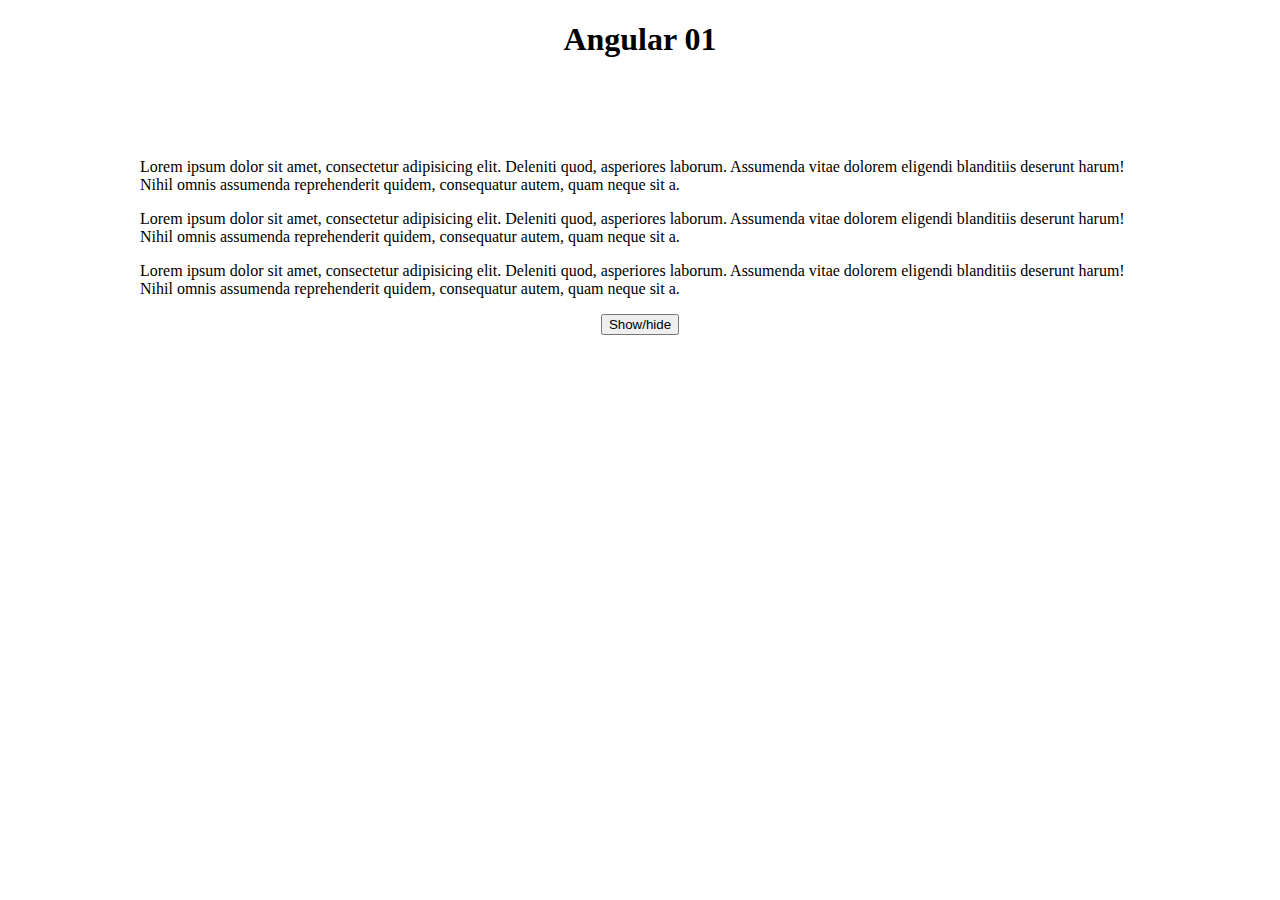
<file: task1/index.html>
<!DOCTYPE html>
<html lang="en" ng-app="myApp">
<head>
    <meta charset="UTF-8">
    <title>Angular 01</title>
    <script src="angular.js"></script>
    <script src="app.js"></script>
    <style>
        #wrapper{
            width: 1000px;
            margin: 100px auto;
            text-align: center;
        }
        h1{
            text-align: center;
        }
        p{
            text-align: left;
        }
    </style>
</head>
<body>
    <h1 ng-controller="TitleController">Angular {{lessonNum}}</h1>
    <div id="wrapper" ng-controller="WrapperController">
        <div id="text" ng-if="!hide">
            <p>Lorem ipsum dolor sit amet, consectetur adipisicing elit. Deleniti quod, asperiores laborum. Assumenda vitae dolorem eligendi blanditiis deserunt harum! Nihil omnis assumenda reprehenderit quidem, consequatur autem, quam neque sit a.</p>
             <p>Lorem ipsum dolor sit amet, consectetur adipisicing elit. Deleniti quod, asperiores laborum. Assumenda vitae dolorem eligendi blanditiis deserunt harum! Nihil omnis assumenda reprehenderit quidem, consequatur autem, quam neque sit a.</p>
              <p>Lorem ipsum dolor sit amet, consectetur adipisicing elit. Deleniti quod, asperiores laborum. Assumenda vitae dolorem eligendi blanditiis deserunt harum! Nihil omnis assumenda reprehenderit quidem, consequatur autem, quam neque sit a.</p>
        </div>
        <button ng-click="click();">Show/hide</button>
    </div>
</body>
</html>
</file>
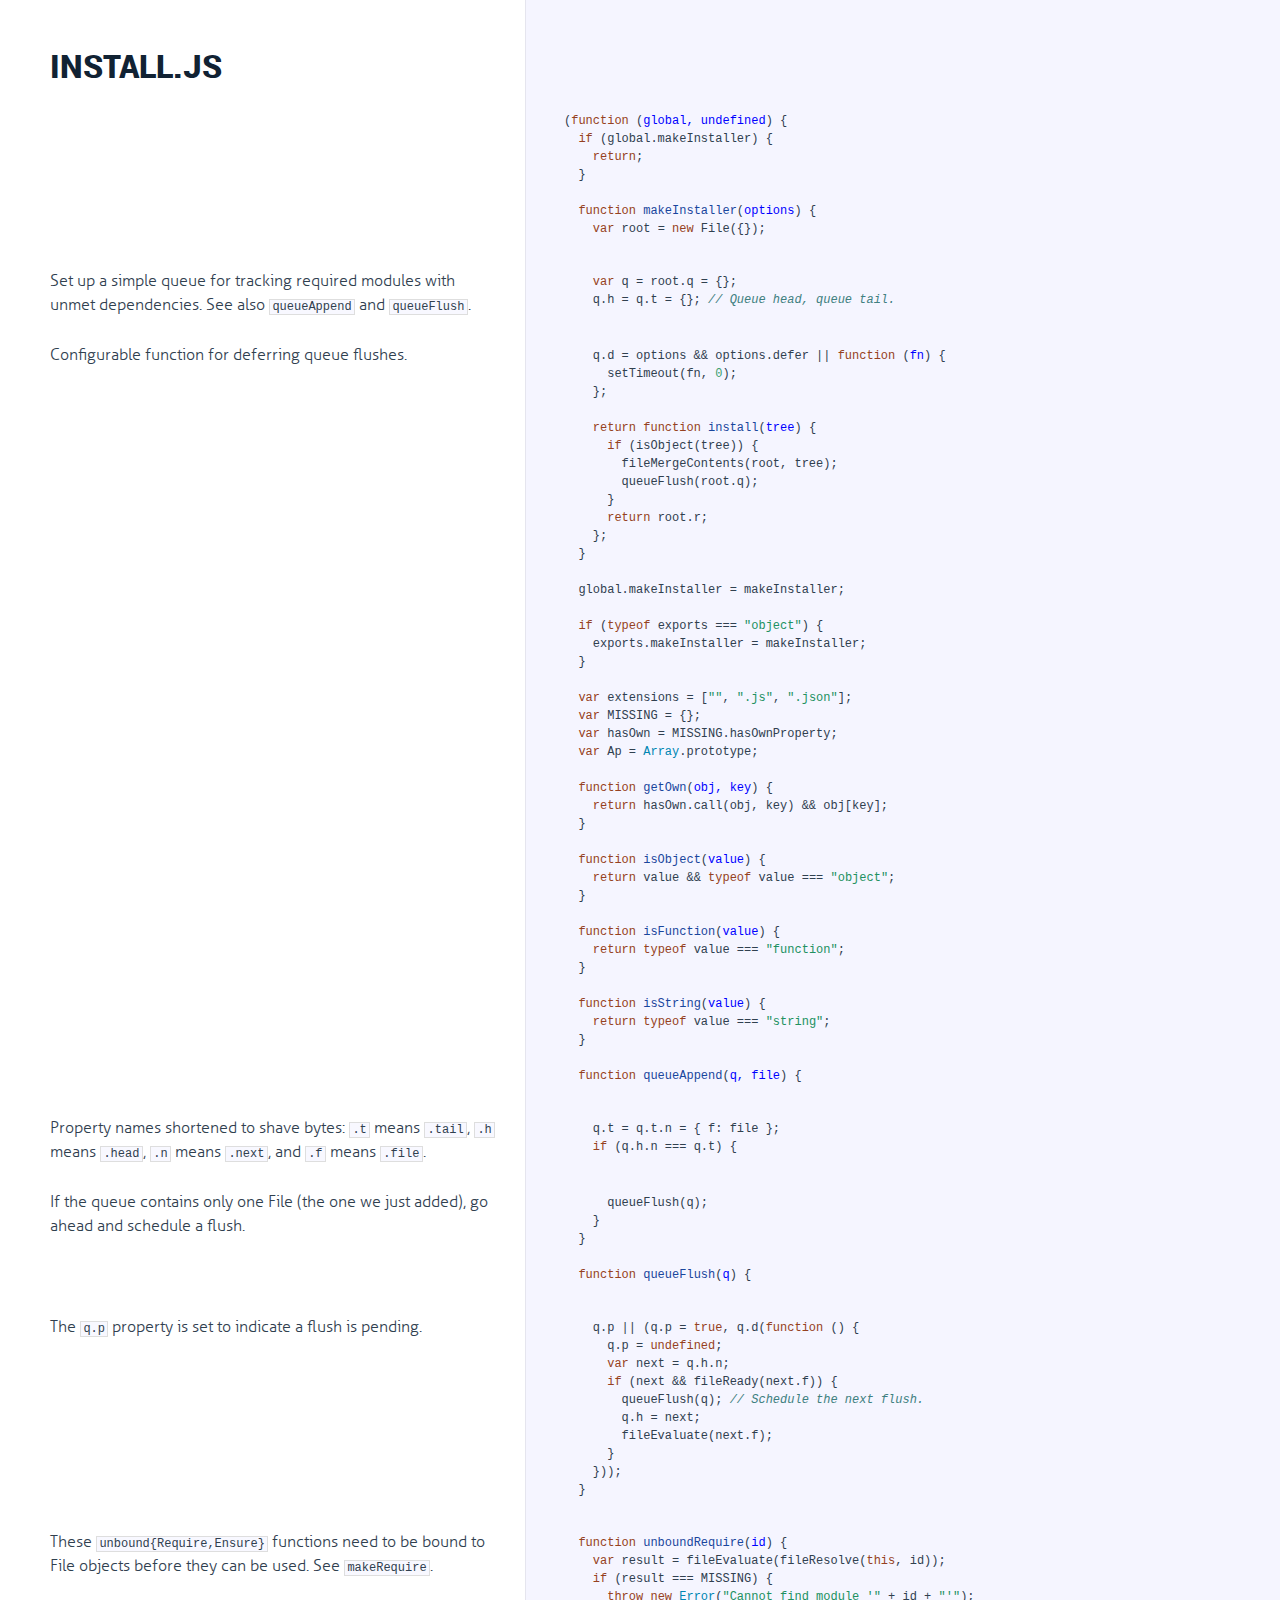
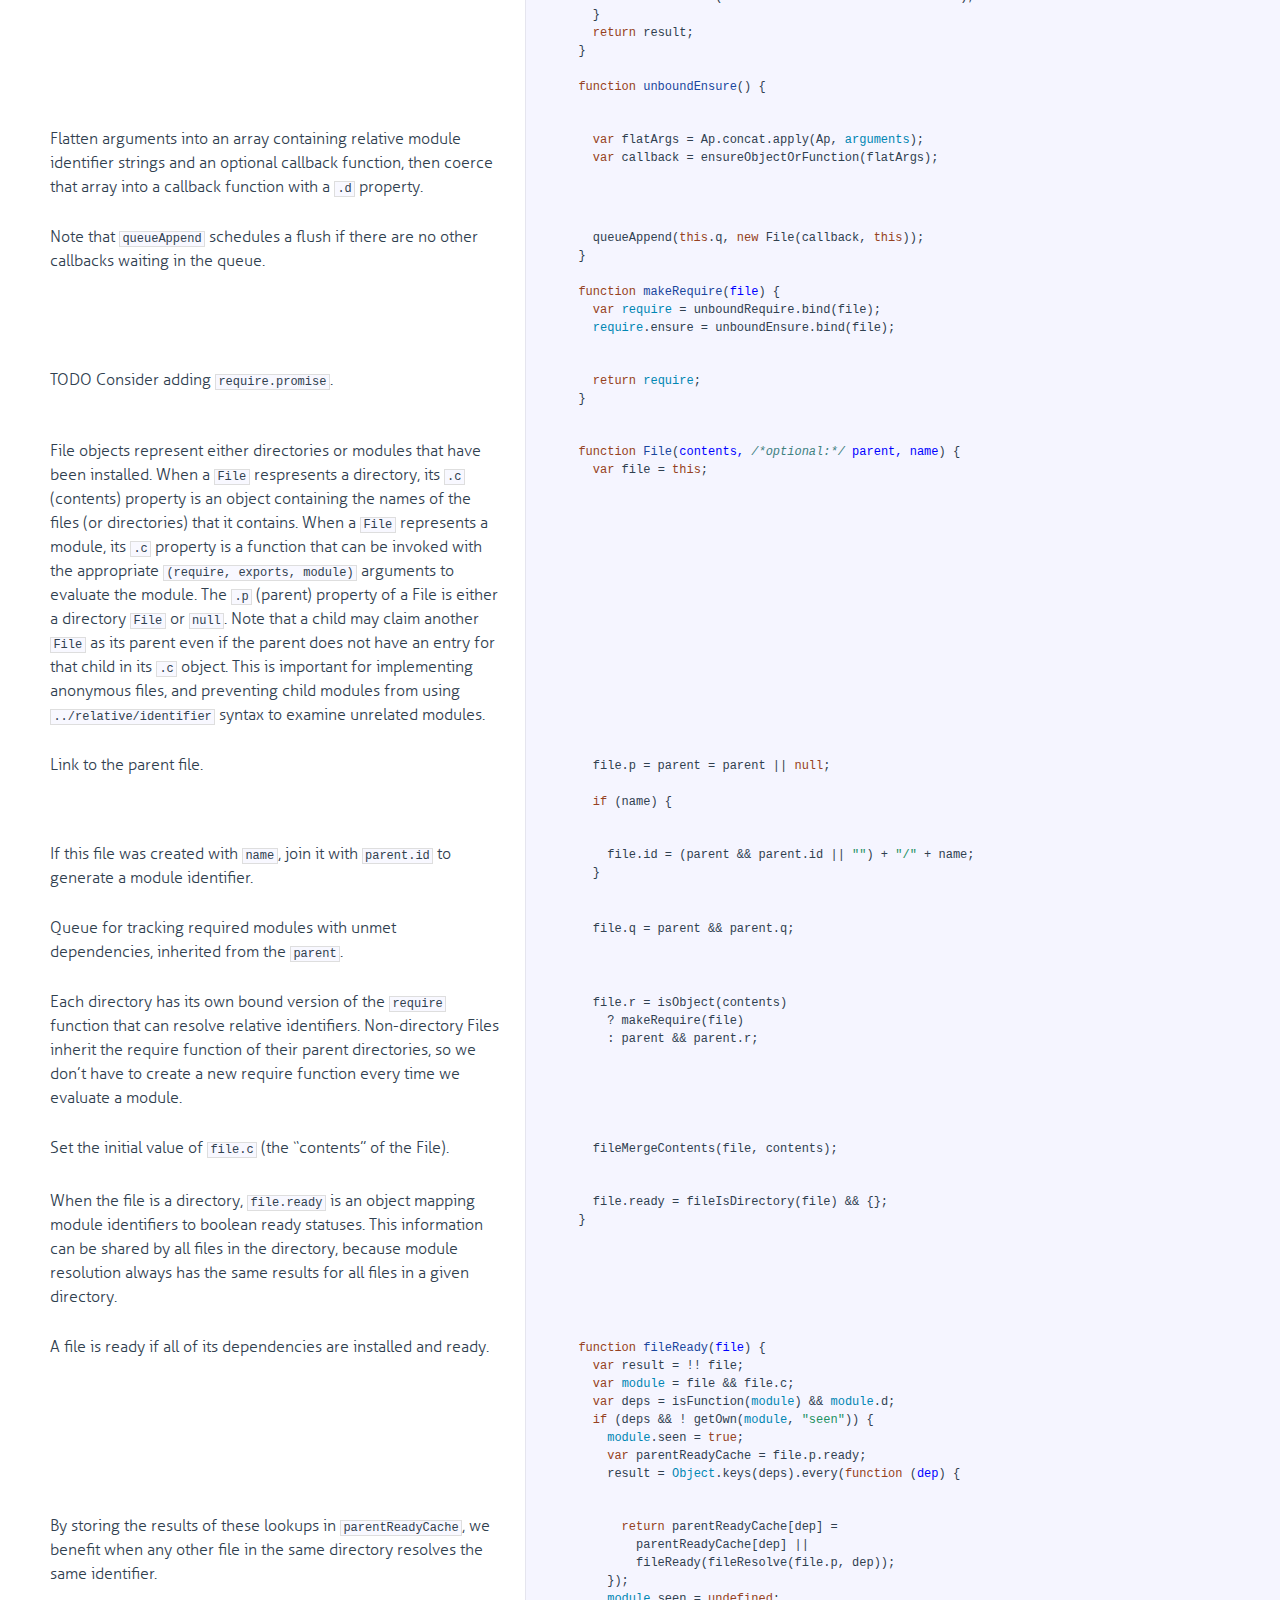
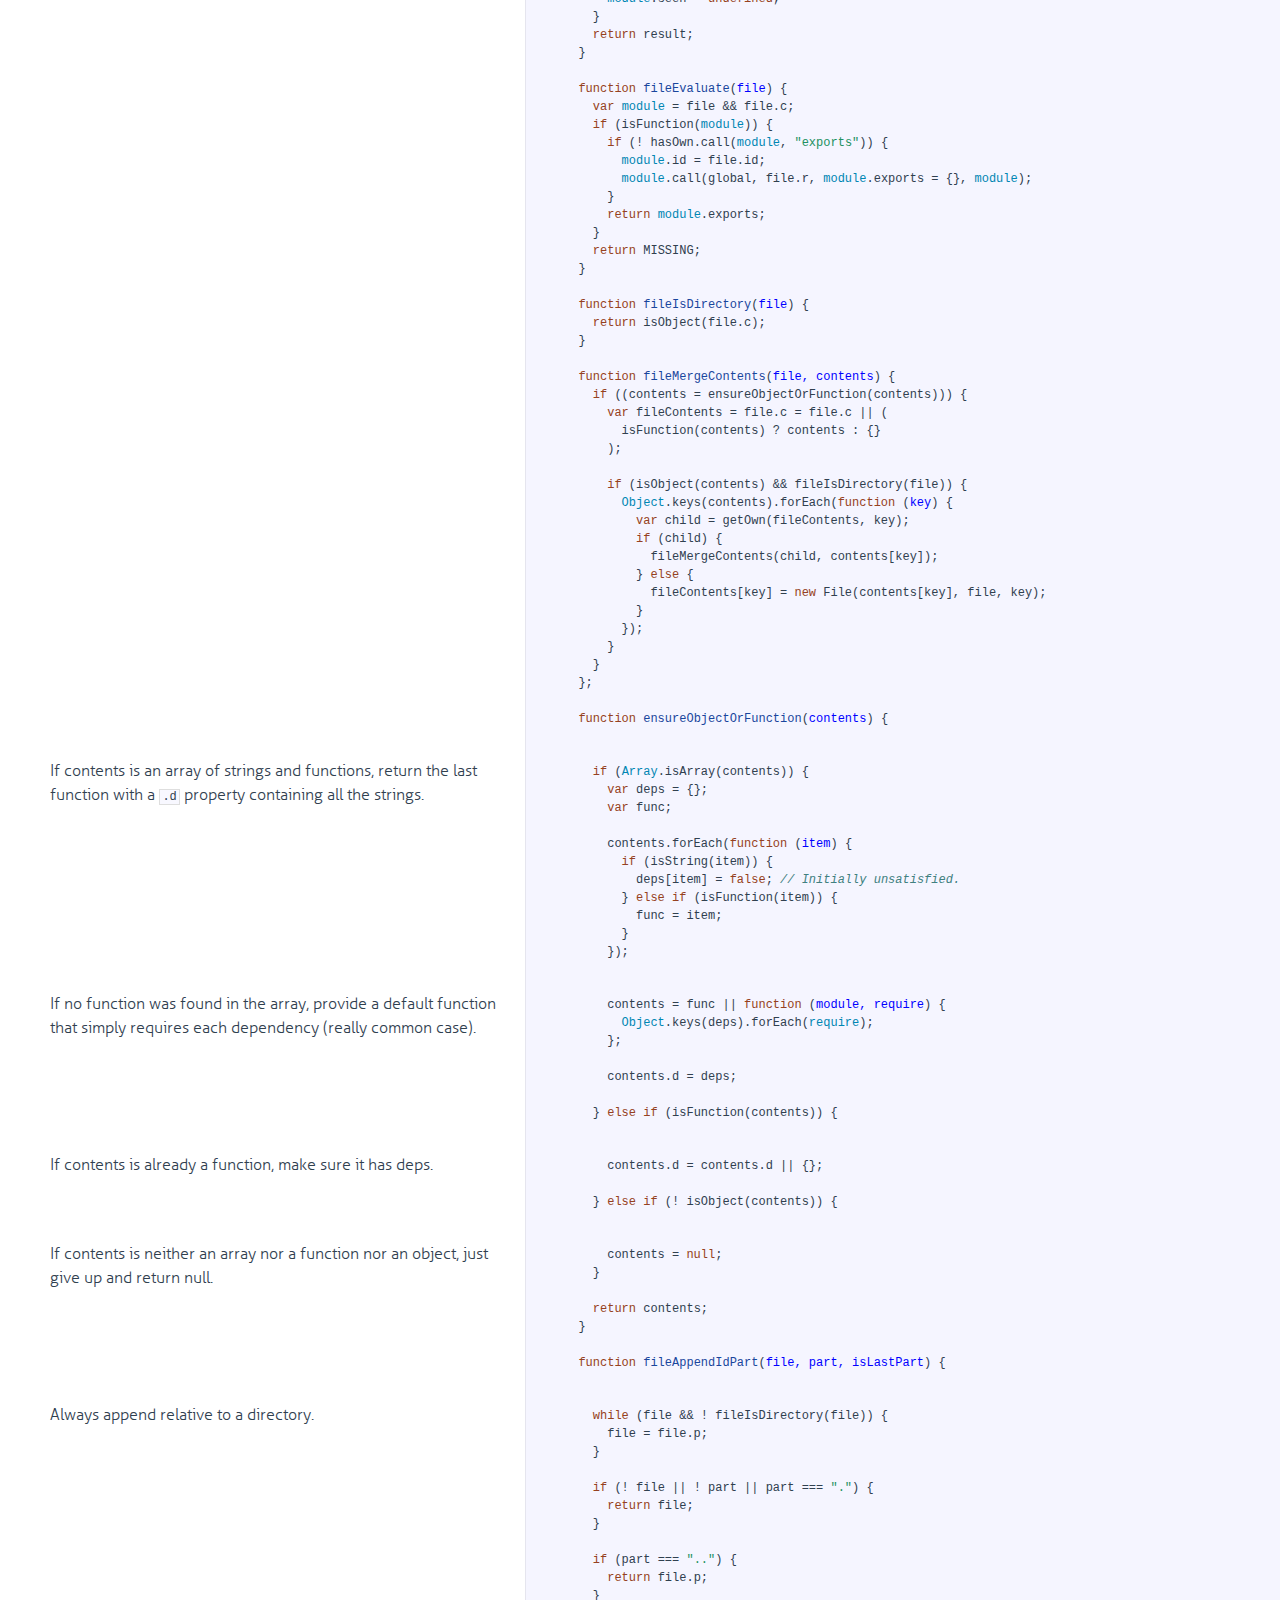
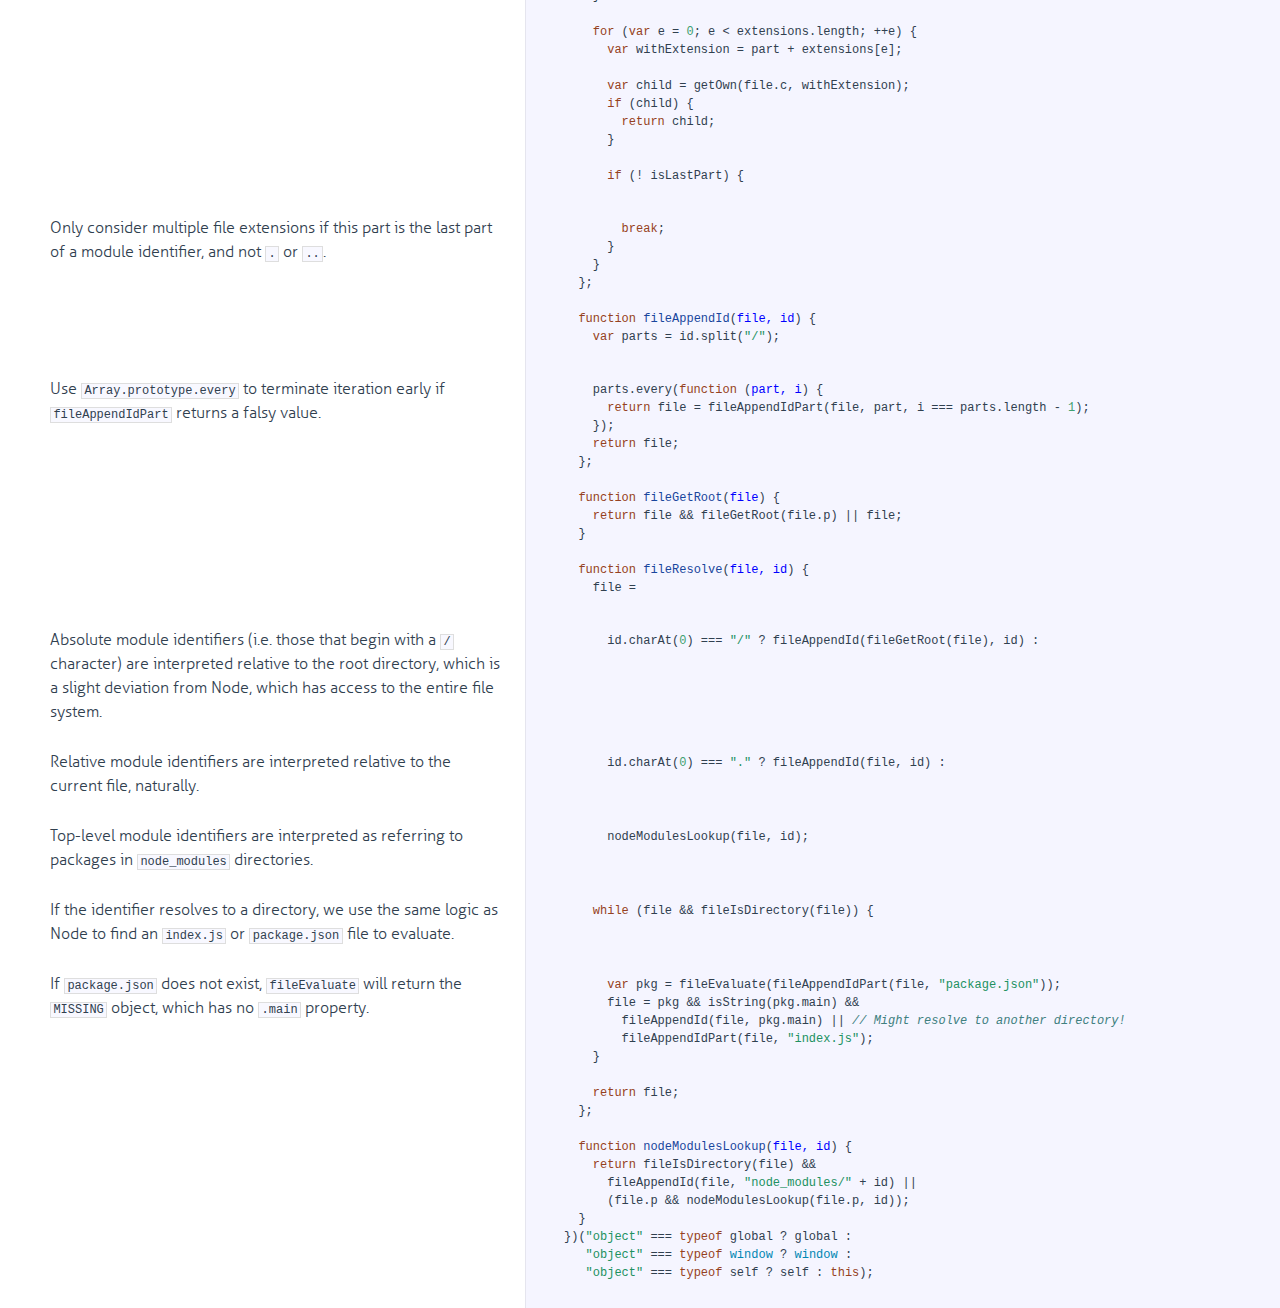
<file: task1/node_modules/install/docs/install.html>
<!DOCTYPE html>

<html>
<head>
  <title>install.js</title>
  <meta http-equiv="content-type" content="text/html; charset=UTF-8">
  <meta name="viewport" content="width=device-width, target-densitydpi=160dpi, initial-scale=1.0; maximum-scale=1.0; user-scalable=0;">
  <link rel="stylesheet" media="all" href="docco.css" />
</head>
<body>
  <div id="container">
    <div id="background"></div>
    
    <ul class="sections">
        
          <li id="title">
              <div class="annotation">
                  <h1>install.js</h1>
              </div>
          </li>
        
        
        
        <li id="section-1">
            <div class="annotation">
              
              <div class="pilwrap ">
                <a class="pilcrow" href="#section-1">&#182;</a>
              </div>
              
            </div>
            
            <div class="content"><div class='highlight'><pre>(<span class="hljs-function"><span class="hljs-keyword">function</span> (<span class="hljs-params">global, undefined</span>) </span>{
  <span class="hljs-keyword">if</span> (global.makeInstaller) {
    <span class="hljs-keyword">return</span>;
  }

  <span class="hljs-function"><span class="hljs-keyword">function</span> <span class="hljs-title">makeInstaller</span>(<span class="hljs-params">options</span>) </span>{
    <span class="hljs-keyword">var</span> root = <span class="hljs-keyword">new</span> File({});</pre></div></div>
            
        </li>
        
        
        <li id="section-2">
            <div class="annotation">
              
              <div class="pilwrap ">
                <a class="pilcrow" href="#section-2">&#182;</a>
              </div>
              <p>Set up a simple queue for tracking required modules with unmet
dependencies. See also <code>queueAppend</code> and <code>queueFlush</code>.</p>

            </div>
            
            <div class="content"><div class='highlight'><pre>    <span class="hljs-keyword">var</span> q = root.q = {};
    q.h = q.t = {}; <span class="hljs-comment">// Queue head, queue tail.</span></pre></div></div>
            
        </li>
        
        
        <li id="section-3">
            <div class="annotation">
              
              <div class="pilwrap ">
                <a class="pilcrow" href="#section-3">&#182;</a>
              </div>
              <p>Configurable function for deferring queue flushes.</p>

            </div>
            
            <div class="content"><div class='highlight'><pre>    q.d = options &amp;&amp; options.defer || <span class="hljs-function"><span class="hljs-keyword">function</span> (<span class="hljs-params">fn</span>) </span>{
      setTimeout(fn, <span class="hljs-number">0</span>);
    };

    <span class="hljs-keyword">return</span> <span class="hljs-function"><span class="hljs-keyword">function</span> <span class="hljs-title">install</span>(<span class="hljs-params">tree</span>) </span>{
      <span class="hljs-keyword">if</span> (isObject(tree)) {
        fileMergeContents(root, tree);
        queueFlush(root.q);
      }
      <span class="hljs-keyword">return</span> root.r;
    };
  }

  global.makeInstaller = makeInstaller;

  <span class="hljs-keyword">if</span> (<span class="hljs-keyword">typeof</span> exports === <span class="hljs-string">"object"</span>) {
    exports.makeInstaller = makeInstaller;
  }

  <span class="hljs-keyword">var</span> extensions = [<span class="hljs-string">""</span>, <span class="hljs-string">".js"</span>, <span class="hljs-string">".json"</span>];
  <span class="hljs-keyword">var</span> MISSING = {};
  <span class="hljs-keyword">var</span> hasOwn = MISSING.hasOwnProperty;
  <span class="hljs-keyword">var</span> Ap = <span class="hljs-built_in">Array</span>.prototype;

  <span class="hljs-function"><span class="hljs-keyword">function</span> <span class="hljs-title">getOwn</span>(<span class="hljs-params">obj, key</span>) </span>{
    <span class="hljs-keyword">return</span> hasOwn.call(obj, key) &amp;&amp; obj[key];
  }

  <span class="hljs-function"><span class="hljs-keyword">function</span> <span class="hljs-title">isObject</span>(<span class="hljs-params">value</span>) </span>{
    <span class="hljs-keyword">return</span> value &amp;&amp; <span class="hljs-keyword">typeof</span> value === <span class="hljs-string">"object"</span>;
  }

  <span class="hljs-function"><span class="hljs-keyword">function</span> <span class="hljs-title">isFunction</span>(<span class="hljs-params">value</span>) </span>{
    <span class="hljs-keyword">return</span> <span class="hljs-keyword">typeof</span> value === <span class="hljs-string">"function"</span>;
  }

  <span class="hljs-function"><span class="hljs-keyword">function</span> <span class="hljs-title">isString</span>(<span class="hljs-params">value</span>) </span>{
    <span class="hljs-keyword">return</span> <span class="hljs-keyword">typeof</span> value === <span class="hljs-string">"string"</span>;
  }

  <span class="hljs-function"><span class="hljs-keyword">function</span> <span class="hljs-title">queueAppend</span>(<span class="hljs-params">q, file</span>) </span>{</pre></div></div>
            
        </li>
        
        
        <li id="section-4">
            <div class="annotation">
              
              <div class="pilwrap ">
                <a class="pilcrow" href="#section-4">&#182;</a>
              </div>
              <p>Property names shortened to shave bytes: <code>.t</code> means <code>.tail</code>, <code>.h</code>
means <code>.head</code>, <code>.n</code> means <code>.next</code>, and <code>.f</code> means <code>.file</code>.</p>

            </div>
            
            <div class="content"><div class='highlight'><pre>    q.t = q.t.n = { f: file };
    <span class="hljs-keyword">if</span> (q.h.n === q.t) {</pre></div></div>
            
        </li>
        
        
        <li id="section-5">
            <div class="annotation">
              
              <div class="pilwrap ">
                <a class="pilcrow" href="#section-5">&#182;</a>
              </div>
              <p>If the queue contains only one File (the one we just added), go
ahead and schedule a flush.</p>

            </div>
            
            <div class="content"><div class='highlight'><pre>      queueFlush(q);
    }
  }

  <span class="hljs-function"><span class="hljs-keyword">function</span> <span class="hljs-title">queueFlush</span>(<span class="hljs-params">q</span>) </span>{</pre></div></div>
            
        </li>
        
        
        <li id="section-6">
            <div class="annotation">
              
              <div class="pilwrap ">
                <a class="pilcrow" href="#section-6">&#182;</a>
              </div>
              <p>The <code>q.p</code> property is set to indicate a flush is pending.</p>

            </div>
            
            <div class="content"><div class='highlight'><pre>    q.p || (q.p = <span class="hljs-literal">true</span>, q.d(<span class="hljs-function"><span class="hljs-keyword">function</span> (<span class="hljs-params"></span>) </span>{
      q.p = <span class="hljs-literal">undefined</span>;
      <span class="hljs-keyword">var</span> next = q.h.n;
      <span class="hljs-keyword">if</span> (next &amp;&amp; fileReady(next.f)) {
        queueFlush(q); <span class="hljs-comment">// Schedule the next flush.</span>
        q.h = next;
        fileEvaluate(next.f);
      }
    }));
  }</pre></div></div>
            
        </li>
        
        
        <li id="section-7">
            <div class="annotation">
              
              <div class="pilwrap ">
                <a class="pilcrow" href="#section-7">&#182;</a>
              </div>
              <p>These <code>unbound{Require,Ensure}</code> functions need to be bound to File
objects before they can be used. See <code>makeRequire</code>.</p>

            </div>
            
            <div class="content"><div class='highlight'><pre>
  <span class="hljs-function"><span class="hljs-keyword">function</span> <span class="hljs-title">unboundRequire</span>(<span class="hljs-params">id</span>) </span>{
    <span class="hljs-keyword">var</span> result = fileEvaluate(fileResolve(<span class="hljs-keyword">this</span>, id));
    <span class="hljs-keyword">if</span> (result === MISSING) {
      <span class="hljs-keyword">throw</span> <span class="hljs-keyword">new</span> <span class="hljs-built_in">Error</span>(<span class="hljs-string">"Cannot find module '"</span> + id + <span class="hljs-string">"'"</span>);
    }
    <span class="hljs-keyword">return</span> result;
  }

  <span class="hljs-function"><span class="hljs-keyword">function</span> <span class="hljs-title">unboundEnsure</span>(<span class="hljs-params"></span>) </span>{</pre></div></div>
            
        </li>
        
        
        <li id="section-8">
            <div class="annotation">
              
              <div class="pilwrap ">
                <a class="pilcrow" href="#section-8">&#182;</a>
              </div>
              <p>Flatten arguments into an array containing relative module
identifier strings and an optional callback function, then coerce
that array into a callback function with a <code>.d</code> property.</p>

            </div>
            
            <div class="content"><div class='highlight'><pre>    <span class="hljs-keyword">var</span> flatArgs = Ap.concat.apply(Ap, <span class="hljs-built_in">arguments</span>);
    <span class="hljs-keyword">var</span> callback = ensureObjectOrFunction(flatArgs);</pre></div></div>
            
        </li>
        
        
        <li id="section-9">
            <div class="annotation">
              
              <div class="pilwrap ">
                <a class="pilcrow" href="#section-9">&#182;</a>
              </div>
              <p>Note that <code>queueAppend</code> schedules a flush if there are no other
callbacks waiting in the queue.</p>

            </div>
            
            <div class="content"><div class='highlight'><pre>    queueAppend(<span class="hljs-keyword">this</span>.q, <span class="hljs-keyword">new</span> File(callback, <span class="hljs-keyword">this</span>));
  }

  <span class="hljs-function"><span class="hljs-keyword">function</span> <span class="hljs-title">makeRequire</span>(<span class="hljs-params">file</span>) </span>{
    <span class="hljs-keyword">var</span> <span class="hljs-built_in">require</span> = unboundRequire.bind(file);
    <span class="hljs-built_in">require</span>.ensure = unboundEnsure.bind(file);</pre></div></div>
            
        </li>
        
        
        <li id="section-10">
            <div class="annotation">
              
              <div class="pilwrap ">
                <a class="pilcrow" href="#section-10">&#182;</a>
              </div>
              <p>TODO Consider adding <code>require.promise</code>.</p>

            </div>
            
            <div class="content"><div class='highlight'><pre>    <span class="hljs-keyword">return</span> <span class="hljs-built_in">require</span>;
  }</pre></div></div>
            
        </li>
        
        
        <li id="section-11">
            <div class="annotation">
              
              <div class="pilwrap ">
                <a class="pilcrow" href="#section-11">&#182;</a>
              </div>
              <p>File objects represent either directories or modules that have been
installed. When a <code>File</code> respresents a directory, its <code>.c</code> (contents)
property is an object containing the names of the files (or
directories) that it contains. When a <code>File</code> represents a module, its
<code>.c</code> property is a function that can be invoked with the appropriate
<code>(require, exports, module)</code> arguments to evaluate the module. The
<code>.p</code> (parent) property of a File is either a directory <code>File</code> or
<code>null</code>. Note that a child may claim another <code>File</code> as its parent even
if the parent does not have an entry for that child in its <code>.c</code>
object.  This is important for implementing anonymous files, and
preventing child modules from using <code>../relative/identifier</code> syntax
to examine unrelated modules.</p>

            </div>
            
            <div class="content"><div class='highlight'><pre>  <span class="hljs-function"><span class="hljs-keyword">function</span> <span class="hljs-title">File</span>(<span class="hljs-params">contents, <span class="hljs-comment">/*optional:*/</span> parent, name</span>) </span>{
    <span class="hljs-keyword">var</span> file = <span class="hljs-keyword">this</span>;</pre></div></div>
            
        </li>
        
        
        <li id="section-12">
            <div class="annotation">
              
              <div class="pilwrap ">
                <a class="pilcrow" href="#section-12">&#182;</a>
              </div>
              <p>Link to the parent file.</p>

            </div>
            
            <div class="content"><div class='highlight'><pre>    file.p = parent = parent || <span class="hljs-literal">null</span>;

    <span class="hljs-keyword">if</span> (name) {</pre></div></div>
            
        </li>
        
        
        <li id="section-13">
            <div class="annotation">
              
              <div class="pilwrap ">
                <a class="pilcrow" href="#section-13">&#182;</a>
              </div>
              <p>If this file was created with <code>name</code>, join it with <code>parent.id</code> to
generate a module identifier.</p>

            </div>
            
            <div class="content"><div class='highlight'><pre>      file.id = (parent &amp;&amp; parent.id || <span class="hljs-string">""</span>) + <span class="hljs-string">"/"</span> + name;
    }</pre></div></div>
            
        </li>
        
        
        <li id="section-14">
            <div class="annotation">
              
              <div class="pilwrap ">
                <a class="pilcrow" href="#section-14">&#182;</a>
              </div>
              <p>Queue for tracking required modules with unmet dependencies,
inherited from the <code>parent</code>.</p>

            </div>
            
            <div class="content"><div class='highlight'><pre>    file.q = parent &amp;&amp; parent.q;</pre></div></div>
            
        </li>
        
        
        <li id="section-15">
            <div class="annotation">
              
              <div class="pilwrap ">
                <a class="pilcrow" href="#section-15">&#182;</a>
              </div>
              <p>Each directory has its own bound version of the <code>require</code> function
that can resolve relative identifiers. Non-directory Files inherit
the require function of their parent directories, so we don’t have
to create a new require function every time we evaluate a module.</p>

            </div>
            
            <div class="content"><div class='highlight'><pre>    file.r = isObject(contents)
      ? makeRequire(file)
      : parent &amp;&amp; parent.r;</pre></div></div>
            
        </li>
        
        
        <li id="section-16">
            <div class="annotation">
              
              <div class="pilwrap ">
                <a class="pilcrow" href="#section-16">&#182;</a>
              </div>
              <p>Set the initial value of <code>file.c</code> (the “contents” of the File).</p>

            </div>
            
            <div class="content"><div class='highlight'><pre>    fileMergeContents(file, contents);</pre></div></div>
            
        </li>
        
        
        <li id="section-17">
            <div class="annotation">
              
              <div class="pilwrap ">
                <a class="pilcrow" href="#section-17">&#182;</a>
              </div>
              <p>When the file is a directory, <code>file.ready</code> is an object mapping
module identifiers to boolean ready statuses. This information can
be shared by all files in the directory, because module resolution
always has the same results for all files in a given directory.</p>

            </div>
            
            <div class="content"><div class='highlight'><pre>    file.ready = fileIsDirectory(file) &amp;&amp; {};
  }</pre></div></div>
            
        </li>
        
        
        <li id="section-18">
            <div class="annotation">
              
              <div class="pilwrap ">
                <a class="pilcrow" href="#section-18">&#182;</a>
              </div>
              <p>A file is ready if all of its dependencies are installed and ready.</p>

            </div>
            
            <div class="content"><div class='highlight'><pre>  <span class="hljs-function"><span class="hljs-keyword">function</span> <span class="hljs-title">fileReady</span>(<span class="hljs-params">file</span>) </span>{
    <span class="hljs-keyword">var</span> result = !! file;
    <span class="hljs-keyword">var</span> <span class="hljs-built_in">module</span> = file &amp;&amp; file.c;
    <span class="hljs-keyword">var</span> deps = isFunction(<span class="hljs-built_in">module</span>) &amp;&amp; <span class="hljs-built_in">module</span>.d;
    <span class="hljs-keyword">if</span> (deps &amp;&amp; ! getOwn(<span class="hljs-built_in">module</span>, <span class="hljs-string">"seen"</span>)) {
      <span class="hljs-built_in">module</span>.seen = <span class="hljs-literal">true</span>;
      <span class="hljs-keyword">var</span> parentReadyCache = file.p.ready;
      result = <span class="hljs-built_in">Object</span>.keys(deps).every(<span class="hljs-function"><span class="hljs-keyword">function</span> (<span class="hljs-params">dep</span>) </span>{</pre></div></div>
            
        </li>
        
        
        <li id="section-19">
            <div class="annotation">
              
              <div class="pilwrap ">
                <a class="pilcrow" href="#section-19">&#182;</a>
              </div>
              <p>By storing the results of these lookups in <code>parentReadyCache</code>,
we benefit when any other file in the same directory resolves
the same identifier.</p>

            </div>
            
            <div class="content"><div class='highlight'><pre>        <span class="hljs-keyword">return</span> parentReadyCache[dep] =
          parentReadyCache[dep] ||
          fileReady(fileResolve(file.p, dep));
      });
      <span class="hljs-built_in">module</span>.seen = <span class="hljs-literal">undefined</span>;
    }
    <span class="hljs-keyword">return</span> result;
  }

  <span class="hljs-function"><span class="hljs-keyword">function</span> <span class="hljs-title">fileEvaluate</span>(<span class="hljs-params">file</span>) </span>{
    <span class="hljs-keyword">var</span> <span class="hljs-built_in">module</span> = file &amp;&amp; file.c;
    <span class="hljs-keyword">if</span> (isFunction(<span class="hljs-built_in">module</span>)) {
      <span class="hljs-keyword">if</span> (! hasOwn.call(<span class="hljs-built_in">module</span>, <span class="hljs-string">"exports"</span>)) {
        <span class="hljs-built_in">module</span>.id = file.id;
        <span class="hljs-built_in">module</span>.call(global, file.r, <span class="hljs-built_in">module</span>.exports = {}, <span class="hljs-built_in">module</span>);
      }
      <span class="hljs-keyword">return</span> <span class="hljs-built_in">module</span>.exports;
    }
    <span class="hljs-keyword">return</span> MISSING;
  }

  <span class="hljs-function"><span class="hljs-keyword">function</span> <span class="hljs-title">fileIsDirectory</span>(<span class="hljs-params">file</span>) </span>{
    <span class="hljs-keyword">return</span> isObject(file.c);
  }

  <span class="hljs-function"><span class="hljs-keyword">function</span> <span class="hljs-title">fileMergeContents</span>(<span class="hljs-params">file, contents</span>) </span>{
    <span class="hljs-keyword">if</span> ((contents = ensureObjectOrFunction(contents))) {
      <span class="hljs-keyword">var</span> fileContents = file.c = file.c || (
        isFunction(contents) ? contents : {}
      );

      <span class="hljs-keyword">if</span> (isObject(contents) &amp;&amp; fileIsDirectory(file)) {
        <span class="hljs-built_in">Object</span>.keys(contents).forEach(<span class="hljs-function"><span class="hljs-keyword">function</span> (<span class="hljs-params">key</span>) </span>{
          <span class="hljs-keyword">var</span> child = getOwn(fileContents, key);
          <span class="hljs-keyword">if</span> (child) {
            fileMergeContents(child, contents[key]);
          } <span class="hljs-keyword">else</span> {
            fileContents[key] = <span class="hljs-keyword">new</span> File(contents[key], file, key);
          }
        });
      }
    }
  };

  <span class="hljs-function"><span class="hljs-keyword">function</span> <span class="hljs-title">ensureObjectOrFunction</span>(<span class="hljs-params">contents</span>) </span>{</pre></div></div>
            
        </li>
        
        
        <li id="section-20">
            <div class="annotation">
              
              <div class="pilwrap ">
                <a class="pilcrow" href="#section-20">&#182;</a>
              </div>
              <p>If contents is an array of strings and functions, return the last
function with a <code>.d</code> property containing all the strings.</p>

            </div>
            
            <div class="content"><div class='highlight'><pre>    <span class="hljs-keyword">if</span> (<span class="hljs-built_in">Array</span>.isArray(contents)) {
      <span class="hljs-keyword">var</span> deps = {};
      <span class="hljs-keyword">var</span> func;

      contents.forEach(<span class="hljs-function"><span class="hljs-keyword">function</span> (<span class="hljs-params">item</span>) </span>{
        <span class="hljs-keyword">if</span> (isString(item)) {
          deps[item] = <span class="hljs-literal">false</span>; <span class="hljs-comment">// Initially unsatisfied.</span>
        } <span class="hljs-keyword">else</span> <span class="hljs-keyword">if</span> (isFunction(item)) {
          func = item;
        }
      });</pre></div></div>
            
        </li>
        
        
        <li id="section-21">
            <div class="annotation">
              
              <div class="pilwrap ">
                <a class="pilcrow" href="#section-21">&#182;</a>
              </div>
              <p>If no function was found in the array, provide a default function
that simply requires each dependency (really common case).</p>

            </div>
            
            <div class="content"><div class='highlight'><pre>      contents = func || <span class="hljs-function"><span class="hljs-keyword">function</span> (<span class="hljs-params">module, require</span>) </span>{
        <span class="hljs-built_in">Object</span>.keys(deps).forEach(<span class="hljs-built_in">require</span>);
      };

      contents.d = deps;

    } <span class="hljs-keyword">else</span> <span class="hljs-keyword">if</span> (isFunction(contents)) {</pre></div></div>
            
        </li>
        
        
        <li id="section-22">
            <div class="annotation">
              
              <div class="pilwrap ">
                <a class="pilcrow" href="#section-22">&#182;</a>
              </div>
              <p>If contents is already a function, make sure it has deps.</p>

            </div>
            
            <div class="content"><div class='highlight'><pre>      contents.d = contents.d || {};

    } <span class="hljs-keyword">else</span> <span class="hljs-keyword">if</span> (! isObject(contents)) {</pre></div></div>
            
        </li>
        
        
        <li id="section-23">
            <div class="annotation">
              
              <div class="pilwrap ">
                <a class="pilcrow" href="#section-23">&#182;</a>
              </div>
              <p>If contents is neither an array nor a function nor an object,
just give up and return null.</p>

            </div>
            
            <div class="content"><div class='highlight'><pre>      contents = <span class="hljs-literal">null</span>;
    }

    <span class="hljs-keyword">return</span> contents;
  }

  <span class="hljs-function"><span class="hljs-keyword">function</span> <span class="hljs-title">fileAppendIdPart</span>(<span class="hljs-params">file, part, isLastPart</span>) </span>{</pre></div></div>
            
        </li>
        
        
        <li id="section-24">
            <div class="annotation">
              
              <div class="pilwrap ">
                <a class="pilcrow" href="#section-24">&#182;</a>
              </div>
              <p>Always append relative to a directory.</p>

            </div>
            
            <div class="content"><div class='highlight'><pre>    <span class="hljs-keyword">while</span> (file &amp;&amp; ! fileIsDirectory(file)) {
      file = file.p;
    }

    <span class="hljs-keyword">if</span> (! file || ! part || part === <span class="hljs-string">"."</span>) {
      <span class="hljs-keyword">return</span> file;
    }

    <span class="hljs-keyword">if</span> (part === <span class="hljs-string">".."</span>) {
      <span class="hljs-keyword">return</span> file.p;
    }

    <span class="hljs-keyword">for</span> (<span class="hljs-keyword">var</span> e = <span class="hljs-number">0</span>; e &lt; extensions.length; ++e) {
      <span class="hljs-keyword">var</span> withExtension = part + extensions[e];

      <span class="hljs-keyword">var</span> child = getOwn(file.c, withExtension);
      <span class="hljs-keyword">if</span> (child) {
        <span class="hljs-keyword">return</span> child;
      }

      <span class="hljs-keyword">if</span> (! isLastPart) {</pre></div></div>
            
        </li>
        
        
        <li id="section-25">
            <div class="annotation">
              
              <div class="pilwrap ">
                <a class="pilcrow" href="#section-25">&#182;</a>
              </div>
              <p>Only consider multiple file extensions if this part is the last
part of a module identifier, and not <code>.</code> or <code>..</code>.</p>

            </div>
            
            <div class="content"><div class='highlight'><pre>        <span class="hljs-keyword">break</span>;
      }
    }
  };

  <span class="hljs-function"><span class="hljs-keyword">function</span> <span class="hljs-title">fileAppendId</span>(<span class="hljs-params">file, id</span>) </span>{
    <span class="hljs-keyword">var</span> parts = id.split(<span class="hljs-string">"/"</span>);</pre></div></div>
            
        </li>
        
        
        <li id="section-26">
            <div class="annotation">
              
              <div class="pilwrap ">
                <a class="pilcrow" href="#section-26">&#182;</a>
              </div>
              <p>Use <code>Array.prototype.every</code> to terminate iteration early if
<code>fileAppendIdPart</code> returns a falsy value.</p>

            </div>
            
            <div class="content"><div class='highlight'><pre>    parts.every(<span class="hljs-function"><span class="hljs-keyword">function</span> (<span class="hljs-params">part, i</span>) </span>{
      <span class="hljs-keyword">return</span> file = fileAppendIdPart(file, part, i === parts.length - <span class="hljs-number">1</span>);
    });
    <span class="hljs-keyword">return</span> file;
  };

  <span class="hljs-function"><span class="hljs-keyword">function</span> <span class="hljs-title">fileGetRoot</span>(<span class="hljs-params">file</span>) </span>{
    <span class="hljs-keyword">return</span> file &amp;&amp; fileGetRoot(file.p) || file;
  }

  <span class="hljs-function"><span class="hljs-keyword">function</span> <span class="hljs-title">fileResolve</span>(<span class="hljs-params">file, id</span>) </span>{
    file =</pre></div></div>
            
        </li>
        
        
        <li id="section-27">
            <div class="annotation">
              
              <div class="pilwrap ">
                <a class="pilcrow" href="#section-27">&#182;</a>
              </div>
              <p>Absolute module identifiers (i.e. those that begin with a <code>/</code>
character) are interpreted relative to the root directory, which
is a slight deviation from Node, which has access to the entire
file system.</p>

            </div>
            
            <div class="content"><div class='highlight'><pre>      id.charAt(<span class="hljs-number">0</span>) === <span class="hljs-string">"/"</span> ? fileAppendId(fileGetRoot(file), id) :</pre></div></div>
            
        </li>
        
        
        <li id="section-28">
            <div class="annotation">
              
              <div class="pilwrap ">
                <a class="pilcrow" href="#section-28">&#182;</a>
              </div>
              <p>Relative module identifiers are interpreted relative to the
current file, naturally.</p>

            </div>
            
            <div class="content"><div class='highlight'><pre>      id.charAt(<span class="hljs-number">0</span>) === <span class="hljs-string">"."</span> ? fileAppendId(file, id) :</pre></div></div>
            
        </li>
        
        
        <li id="section-29">
            <div class="annotation">
              
              <div class="pilwrap ">
                <a class="pilcrow" href="#section-29">&#182;</a>
              </div>
              <p>Top-level module identifiers are interpreted as referring to
packages in <code>node_modules</code> directories.</p>

            </div>
            
            <div class="content"><div class='highlight'><pre>      nodeModulesLookup(file, id);</pre></div></div>
            
        </li>
        
        
        <li id="section-30">
            <div class="annotation">
              
              <div class="pilwrap ">
                <a class="pilcrow" href="#section-30">&#182;</a>
              </div>
              <p>If the identifier resolves to a directory, we use the same logic as
Node to find an <code>index.js</code> or <code>package.json</code> file to evaluate.</p>

            </div>
            
            <div class="content"><div class='highlight'><pre>    <span class="hljs-keyword">while</span> (file &amp;&amp; fileIsDirectory(file)) {</pre></div></div>
            
        </li>
        
        
        <li id="section-31">
            <div class="annotation">
              
              <div class="pilwrap ">
                <a class="pilcrow" href="#section-31">&#182;</a>
              </div>
              <p>If <code>package.json</code> does not exist, <code>fileEvaluate</code> will return the
<code>MISSING</code> object, which has no <code>.main</code> property.</p>

            </div>
            
            <div class="content"><div class='highlight'><pre>      <span class="hljs-keyword">var</span> pkg = fileEvaluate(fileAppendIdPart(file, <span class="hljs-string">"package.json"</span>));
      file = pkg &amp;&amp; isString(pkg.main) &amp;&amp;
        fileAppendId(file, pkg.main) || <span class="hljs-comment">// Might resolve to another directory!</span>
        fileAppendIdPart(file, <span class="hljs-string">"index.js"</span>);
    }

    <span class="hljs-keyword">return</span> file;
  };

  <span class="hljs-function"><span class="hljs-keyword">function</span> <span class="hljs-title">nodeModulesLookup</span>(<span class="hljs-params">file, id</span>) </span>{
    <span class="hljs-keyword">return</span> fileIsDirectory(file) &amp;&amp;
      fileAppendId(file, <span class="hljs-string">"node_modules/"</span> + id) ||
      (file.p &amp;&amp; nodeModulesLookup(file.p, id));
  }
})(<span class="hljs-string">"object"</span> === <span class="hljs-keyword">typeof</span> global ? global :
   <span class="hljs-string">"object"</span> === <span class="hljs-keyword">typeof</span> <span class="hljs-built_in">window</span> ? <span class="hljs-built_in">window</span> :
   <span class="hljs-string">"object"</span> === <span class="hljs-keyword">typeof</span> self ? self : <span class="hljs-keyword">this</span>);</pre></div></div>
            
        </li>
        
    </ul>
  </div>
</body>
</html>
</file>
<file: task1/node_modules/install/docs/docco.css>
/*--------------------- Typography ----------------------------*/

@font-face {
    font-family: 'aller-light';
    src: url('public/fonts/aller-light.eot');
    src: url('public/fonts/aller-light.eot?#iefix') format('embedded-opentype'),
         url('public/fonts/aller-light.woff') format('woff'),
         url('public/fonts/aller-light.ttf') format('truetype');
    font-weight: normal;
    font-style: normal;
}

@font-face {
    font-family: 'aller-bold';
    src: url('public/fonts/aller-bold.eot');
    src: url('public/fonts/aller-bold.eot?#iefix') format('embedded-opentype'),
         url('public/fonts/aller-bold.woff') format('woff'),
         url('public/fonts/aller-bold.ttf') format('truetype');
    font-weight: normal;
    font-style: normal;
}

@font-face {
    font-family: 'roboto-black';
    src: url('public/fonts/roboto-black.eot');
    src: url('public/fonts/roboto-black.eot?#iefix') format('embedded-opentype'),
         url('public/fonts/roboto-black.woff') format('woff'),
         url('public/fonts/roboto-black.ttf') format('truetype');
    font-weight: normal;
    font-style: normal;
}

/*--------------------- Layout ----------------------------*/
html { height: 100%; }
body {
  font-family: "aller-light";
  font-size: 14px;
  line-height: 18px;
  color: #30404f;
  margin: 0; padding: 0;
  height:100%;
}
#container { min-height: 100%; }

a {
  color: #000;
}

b, strong {
  font-weight: normal;
  font-family: "aller-bold";
}

p {
  margin: 15px 0 0px;
}
  .annotation ul, .annotation ol {
    margin: 25px 0;
  }
    .annotation ul li, .annotation ol li {
      font-size: 14px;
      line-height: 18px;
      margin: 10px 0;
    }

h1, h2, h3, h4, h5, h6 {
  color: #112233;
  line-height: 1em;
  font-weight: normal;
  font-family: "roboto-black";
  text-transform: uppercase;
  margin: 30px 0 15px 0;
}

h1 {
  margin-top: 40px;
}
h2 {
  font-size: 1.26em;
}

hr {
  border: 0;
  background: 1px #ddd;
  height: 1px;
  margin: 20px 0;
}

pre, tt, code {
  font-size: 12px; line-height: 16px;
  font-family: Menlo, Monaco, Consolas, "Lucida Console", monospace;
  margin: 0; padding: 0;
}
  .annotation pre {
    display: block;
    margin: 0;
    padding: 7px 10px;
    background: #fcfcfc;
    -moz-box-shadow:    inset 0 0 10px rgba(0,0,0,0.1);
    -webkit-box-shadow: inset 0 0 10px rgba(0,0,0,0.1);
    box-shadow:         inset 0 0 10px rgba(0,0,0,0.1);
    overflow-x: auto;
  }
    .annotation pre code {
      border: 0;
      padding: 0;
      background: transparent;
    }


blockquote {
  border-left: 5px solid #ccc;
  margin: 0;
  padding: 1px 0 1px 1em;
}
  .sections blockquote p {
    font-family: Menlo, Consolas, Monaco, monospace;
    font-size: 12px; line-height: 16px;
    color: #999;
    margin: 10px 0 0;
    white-space: pre-wrap;
  }

ul.sections {
  list-style: none;
  padding:0 0 5px 0;;
  margin:0;
}

/*
  Force border-box so that % widths fit the parent
  container without overlap because of margin/padding.

  More Info : http://www.quirksmode.org/css/box.html
*/
ul.sections > li > div {
  -moz-box-sizing: border-box;    /* firefox */
  -ms-box-sizing: border-box;     /* ie */
  -webkit-box-sizing: border-box; /* webkit */
  -khtml-box-sizing: border-box;  /* konqueror */
  box-sizing: border-box;         /* css3 */
}


/*---------------------- Jump Page -----------------------------*/
#jump_to, #jump_page {
  margin: 0;
  background: white;
  -webkit-box-shadow: 0 0 25px #777; -moz-box-shadow: 0 0 25px #777;
  -webkit-border-bottom-left-radius: 5px; -moz-border-radius-bottomleft: 5px;
  font: 16px Arial;
  cursor: pointer;
  text-align: right;
  list-style: none;
}

#jump_to a {
  text-decoration: none;
}

#jump_to a.large {
  display: none;
}
#jump_to a.small {
  font-size: 22px;
  font-weight: bold;
  color: #676767;
}

#jump_to, #jump_wrapper {
  position: fixed;
  right: 0; top: 0;
  padding: 10px 15px;
  margin:0;
}

#jump_wrapper {
  display: none;
  padding:0;
}

#jump_to:hover #jump_wrapper {
  display: block;
}

#jump_page_wrapper{
  position: fixed;
  right: 0;
  top: 0;
  bottom: 0;
}

#jump_page {
  padding: 5px 0 3px;
  margin: 0 0 25px 25px;
  max-height: 100%;
  overflow: auto;
}

#jump_page .source {
  display: block;
  padding: 15px;
  text-decoration: none;
  border-top: 1px solid #eee;
}

#jump_page .source:hover {
  background: #f5f5ff;
}

#jump_page .source:first-child {
}

/*---------------------- Low resolutions (> 320px) ---------------------*/
@media only screen and (min-width: 320px) {
  .pilwrap { display: none; }

  ul.sections > li > div {
    display: block;
    padding:5px 10px 0 10px;
  }

  ul.sections > li > div.annotation ul, ul.sections > li > div.annotation ol {
    padding-left: 30px;
  }

  ul.sections > li > div.content {
    overflow-x:auto;
    -webkit-box-shadow: inset 0 0 5px #e5e5ee;
    box-shadow: inset 0 0 5px #e5e5ee;
    border: 1px solid #dedede;
    margin:5px 10px 5px 10px;
    padding-bottom: 5px;
  }

  ul.sections > li > div.annotation pre {
    margin: 7px 0 7px;
    padding-left: 15px;
  }

  ul.sections > li > div.annotation p tt, .annotation code {
    background: #f8f8ff;
    border: 1px solid #dedede;
    font-size: 12px;
    padding: 0 0.2em;
  }
}

/*----------------------  (> 481px) ---------------------*/
@media only screen and (min-width: 481px) {
  #container {
    position: relative;
  }
  body {
    background-color: #F5F5FF;
    font-size: 15px;
    line-height: 21px;
  }
  pre, tt, code {
    line-height: 18px;
  }
  p, ul, ol {
    margin: 0 0 15px;
  }


  #jump_to {
    padding: 5px 10px;
  }
  #jump_wrapper {
    padding: 0;
  }
  #jump_to, #jump_page {
    font: 10px Arial;
    text-transform: uppercase;
  }
  #jump_page .source {
    padding: 5px 10px;
  }
  #jump_to a.large {
    display: inline-block;
  }
  #jump_to a.small {
    display: none;
  }



  #background {
    position: absolute;
    top: 0; bottom: 0;
    width: 350px;
    background: #fff;
    border-right: 1px solid #e5e5ee;
    z-index: -1;
  }

  ul.sections > li > div.annotation ul, ul.sections > li > div.annotation ol {
    padding-left: 40px;
  }

  ul.sections > li {
    white-space: nowrap;
  }

  ul.sections > li > div {
    display: inline-block;
  }

  ul.sections > li > div.annotation {
    max-width: 350px;
    min-width: 350px;
    min-height: 5px;
    padding: 13px;
    overflow-x: hidden;
    white-space: normal;
    vertical-align: top;
    text-align: left;
  }
  ul.sections > li > div.annotation pre {
    margin: 15px 0 15px;
    padding-left: 15px;
  }

  ul.sections > li > div.content {
    padding: 13px;
    vertical-align: top;
    border: none;
    -webkit-box-shadow: none;
    box-shadow: none;
  }

  .pilwrap {
    position: relative;
    display: inline;
  }

  .pilcrow {
    font: 12px Arial;
    text-decoration: none;
    color: #454545;
    position: absolute;
    top: 3px; left: -20px;
    padding: 1px 2px;
    opacity: 0;
    -webkit-transition: opacity 0.2s linear;
  }
    .for-h1 .pilcrow {
      top: 47px;
    }
    .for-h2 .pilcrow, .for-h3 .pilcrow, .for-h4 .pilcrow {
      top: 35px;
    }

  ul.sections > li > div.annotation:hover .pilcrow {
    opacity: 1;
  }
}

/*---------------------- (> 1025px) ---------------------*/
@media only screen and (min-width: 1025px) {

  body {
    font-size: 16px;
    line-height: 24px;
  }

  #background {
    width: 525px;
  }
  ul.sections > li > div.annotation {
    max-width: 525px;
    min-width: 525px;
    padding: 10px 25px 1px 50px;
  }
  ul.sections > li > div.content {
    padding: 9px 15px 16px 25px;
  }
}

/*---------------------- Syntax Highlighting -----------------------------*/

td.linenos { background-color: #f0f0f0; padding-right: 10px; }
span.lineno { background-color: #f0f0f0; padding: 0 5px 0 5px; }
/*

github.com style (c) Vasily Polovnyov <vast@whiteants.net>

*/

pre code {
  display: block; padding: 0.5em;
  color: #000;
  background: #f8f8ff
}

pre .hljs-comment,
pre .hljs-template_comment,
pre .hljs-diff .hljs-header,
pre .hljs-javadoc {
  color: #408080;
  font-style: italic
}

pre .hljs-keyword,
pre .hljs-assignment,
pre .hljs-literal,
pre .hljs-css .hljs-rule .hljs-keyword,
pre .hljs-winutils,
pre .hljs-javascript .hljs-title,
pre .hljs-lisp .hljs-title,
pre .hljs-subst {
  color: #954121;
  /*font-weight: bold*/
}

pre .hljs-number,
pre .hljs-hexcolor {
  color: #40a070
}

pre .hljs-string,
pre .hljs-tag .hljs-value,
pre .hljs-phpdoc,
pre .hljs-tex .hljs-formula {
  color: #219161;
}

pre .hljs-title,
pre .hljs-id {
  color: #19469D;
}
pre .hljs-params {
  color: #00F;
}

pre .hljs-javascript .hljs-title,
pre .hljs-lisp .hljs-title,
pre .hljs-subst {
  font-weight: normal
}

pre .hljs-class .hljs-title,
pre .hljs-haskell .hljs-label,
pre .hljs-tex .hljs-command {
  color: #458;
  font-weight: bold
}

pre .hljs-tag,
pre .hljs-tag .hljs-title,
pre .hljs-rules .hljs-property,
pre .hljs-django .hljs-tag .hljs-keyword {
  color: #000080;
  font-weight: normal
}

pre .hljs-attribute,
pre .hljs-variable,
pre .hljs-instancevar,
pre .hljs-lisp .hljs-body {
  color: #008080
}

pre .hljs-regexp {
  color: #B68
}

pre .hljs-class {
  color: #458;
  font-weight: bold
}

pre .hljs-symbol,
pre .hljs-ruby .hljs-symbol .hljs-string,
pre .hljs-ruby .hljs-symbol .hljs-keyword,
pre .hljs-ruby .hljs-symbol .hljs-keymethods,
pre .hljs-lisp .hljs-keyword,
pre .hljs-tex .hljs-special,
pre .hljs-input_number {
  color: #990073
}

pre .hljs-builtin,
pre .hljs-constructor,
pre .hljs-built_in,
pre .hljs-lisp .hljs-title {
  color: #0086b3
}

pre .hljs-preprocessor,
pre .hljs-pi,
pre .hljs-doctype,
pre .hljs-shebang,
pre .hljs-cdata {
  color: #999;
  font-weight: bold
}

pre .hljs-deletion {
  background: #fdd
}

pre .hljs-addition {
  background: #dfd
}

pre .hljs-diff .hljs-change {
  background: #0086b3
}

pre .hljs-chunk {
  color: #aaa
}

pre .hljs-tex .hljs-formula {
  opacity: 0.5;
}
</file>
